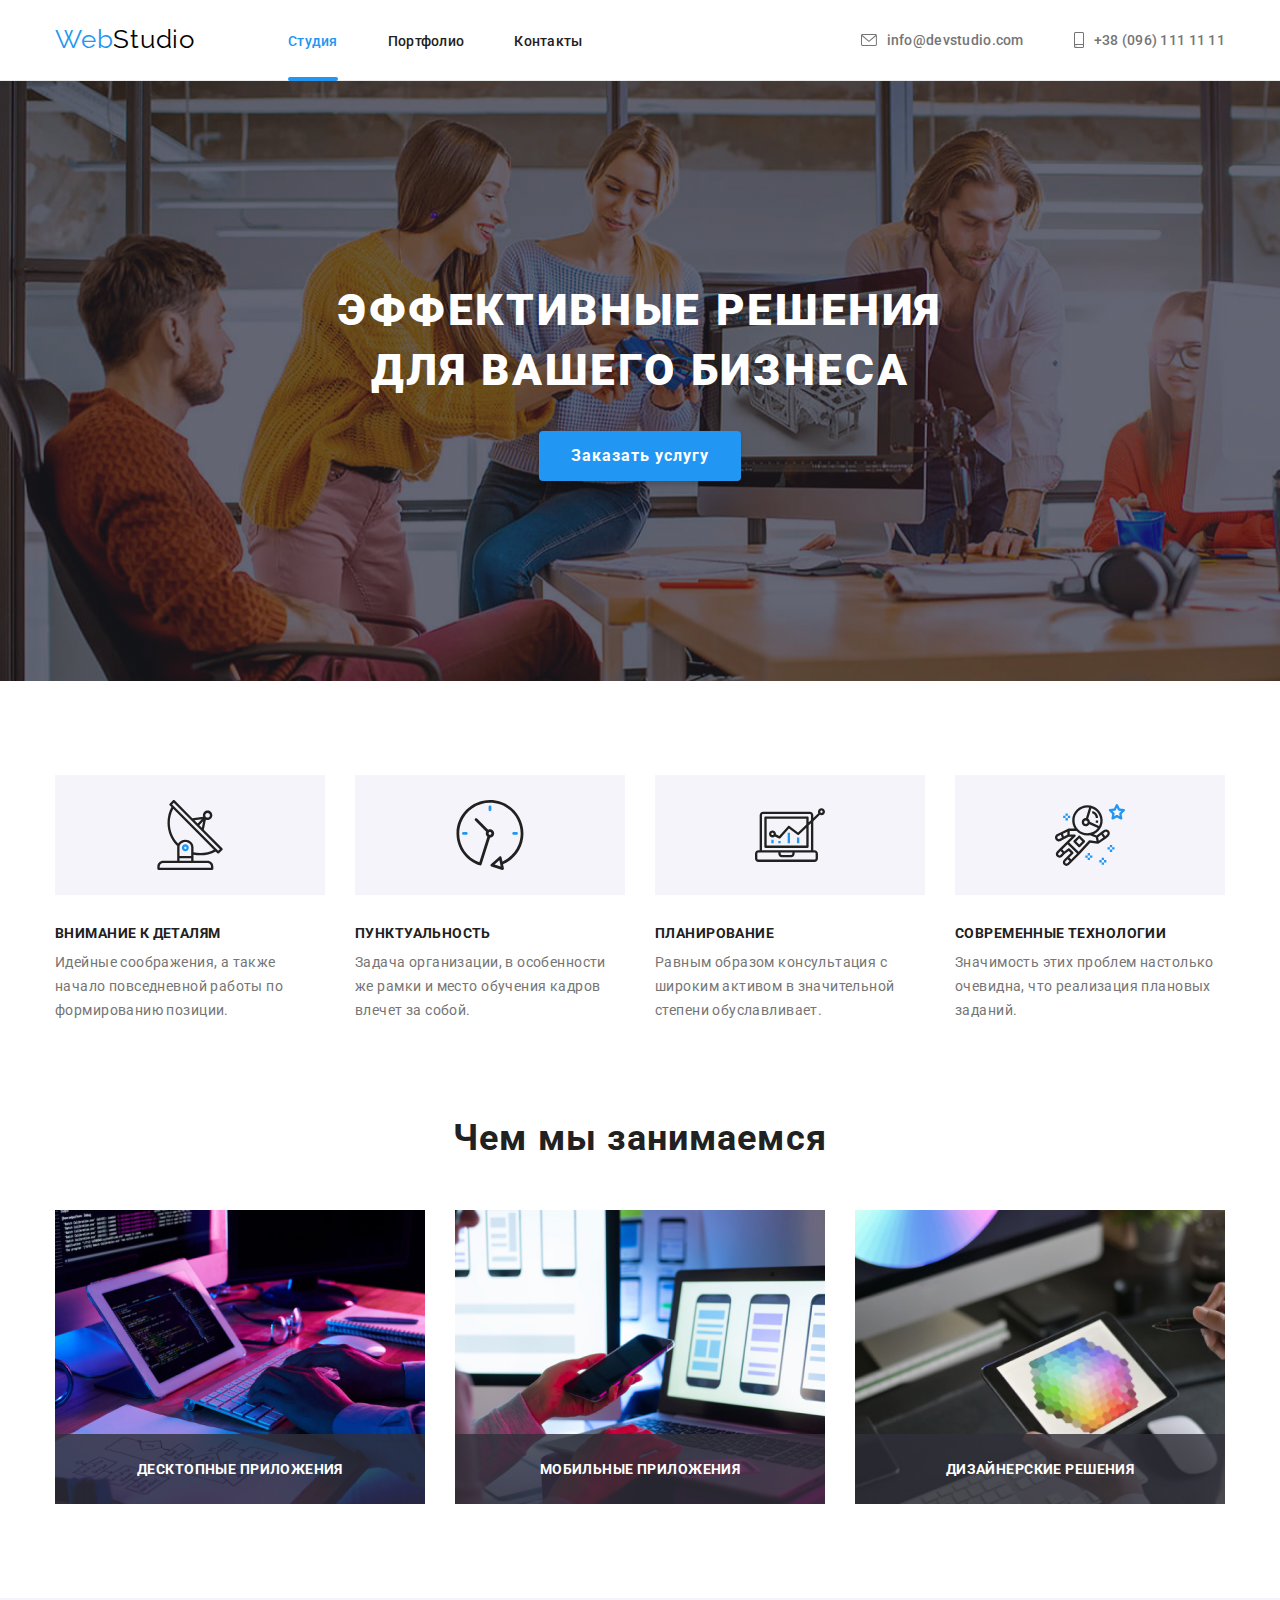
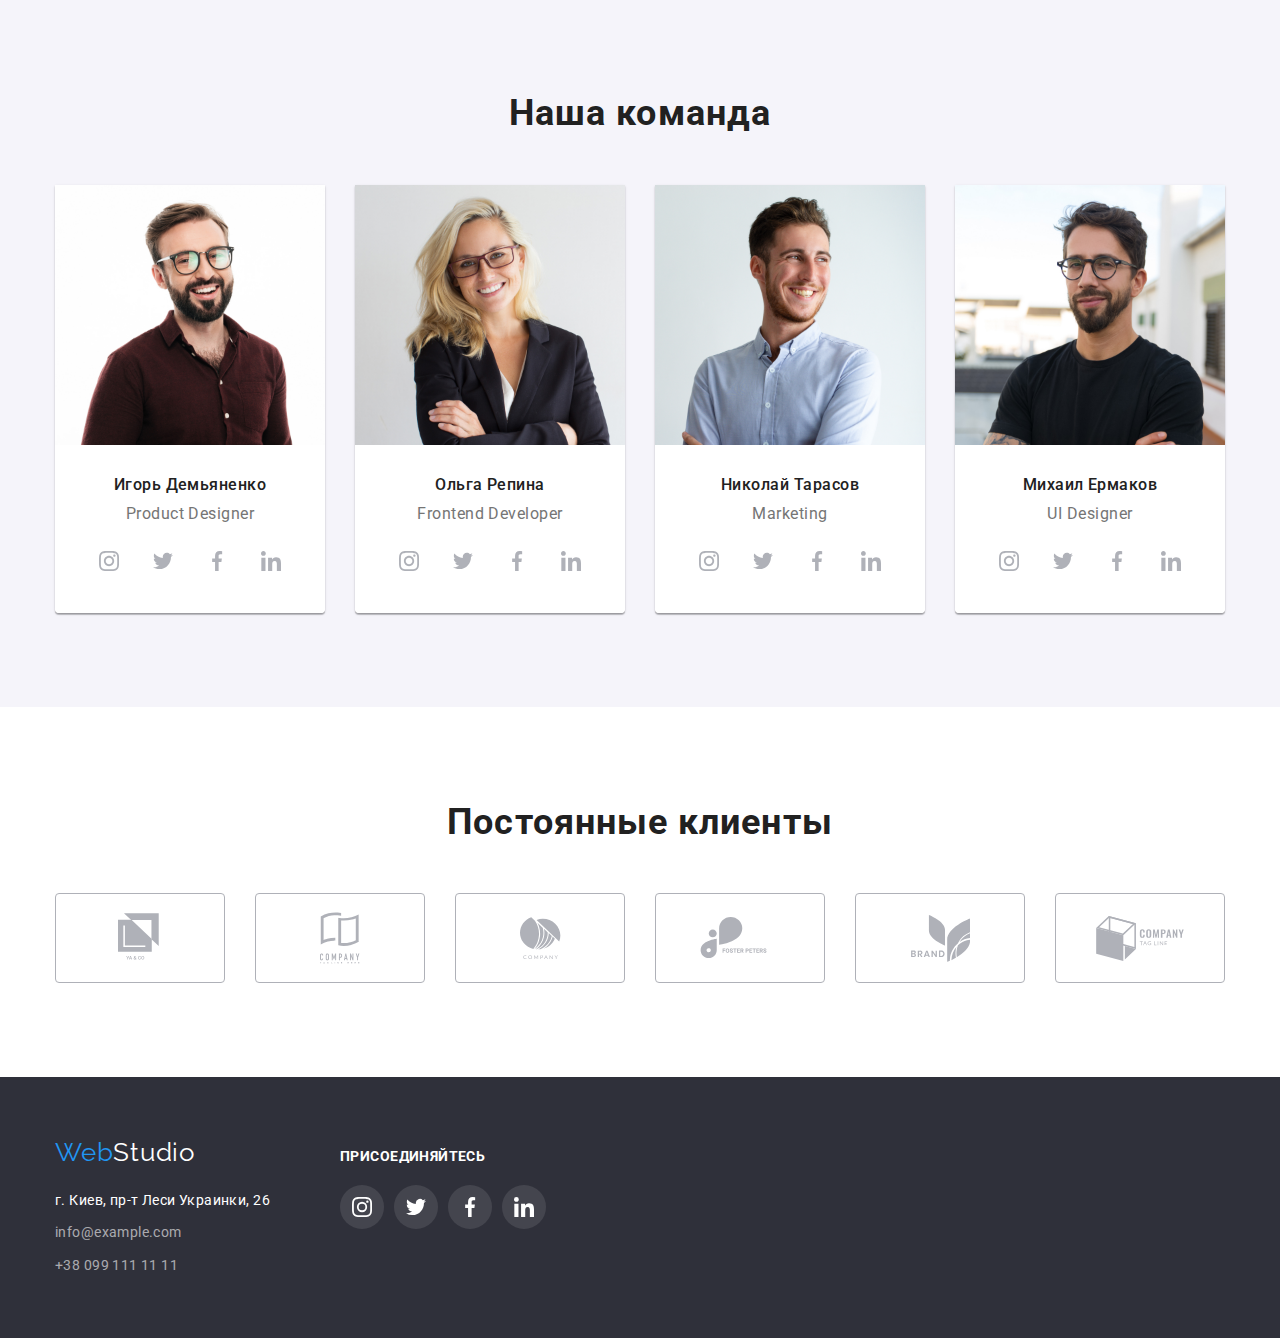
<file: index.html>
<!DOCTYPE html>
<html lang="ru">
<head>
    <meta charset="UTF-8">
    <meta name="viewport" content="width=device-width, initial-scale=1.0">
    <link href="./css/styles.css" rel="stylesheet">
    <!-- Google fonts -->
    <link rel="preconnect" href="https://fonts.gstatic.com">
    <link href="https://fonts.googleapis.com/css2?family=Raleway:wght@700&family=Roboto:wght@400;500;700;900&display=swap" 
        rel="stylesheet">
    <!-- Google fonts -->
    <title>WEB Studio | Studio Main Page</title>
</head>
<body>

    <header class="header">

        <div class="container">

            <div class="header-flex">

            <nav class="navigation-box">

                <a href="./index.html" class="logo">
                    <span class="logo-web">Web</span><span>Studio</span>
                </a>

                <ul class="pages-box">
                    <li class="pages-item active-page"><a href="./index.html" class="navigation-page page-active">Студия</a></li>
                    <li class="pages-item"><a href="./portfolio.html" class="navigation-page">Портфолио</a></li>
                    <li class="pages-item"><a href="#footer" class="navigation-page">Контакты</a></li>
                </ul>

            </nav>
                
            <ul class="contacts-box">

                <li class="contacts-item">
                    <a href="mailto:info@devstudio.com" class="header-contact">
                        <svg class="contacts-icon icon-envelope">
                            <use href="./images/symbol-defs.svg#envelope"></use>
                        </svg>
                        info@devstudio.com
                    </a>
                </li>

                <li class="contacts-item">
                    <a href="tel:+380961111111" class="header-contact">
                        <svg class="contacts-icon icon-smartphone">
                            <use href="./images/symbol-defs.svg#smartphone"></use>
                        </svg>
                        +38 (096) 111 11 11
                    </a>
                </li>

            </ul>

            </div>

        </div>

    </header>

    <main>

    <!-- hero block -->

        <section class="section hero-box">

                <div class="container">
                    
                    <h1 class="hero-title">Эффективные решения <br> для вашего бизнеса</h1>

                    <button type="button" class="hero-order-button" data-modal-open>Заказать услугу</button>
                    
                    <!-- Modal -->

                    <div class="backdrop is-hidden" data-modal>

                        <div class="modal">

                            <button class="modal-close" data-modal-close>
                                <svg class="modal-close-icon">
                                    <use href="./images/symbol-defs.svg#close-icon"></use>
                                </svg>
                            </button>

                        </div>
                        
                    </div>

                </div>

        </section>
        
    <!-- Qualitites -->

        <section class="section">

                <div class="container">

                    <ul class="qualities">

                        <li class="qualities-item">
                            <div class="qualities-icon-box">
                                <svg class="qualities-icon">
                                    <use href="./images/symbol-defs.svg#antenna-1"></use>
                                </svg>
                            </div>
                            <h3 class="qualities-title">Внимание к деталям</h3>
                            <p class="qualities-description">Идейные соображения, а также начало повседневной работы по формированию позиции.</p>
                        </li>
                        <li class="qualities-item">
                            <div class="qualities-icon-box">
                                <svg class="qualities-icon">
                                    <use href="./images/symbol-defs.svg#clock-1"></use>
                                </svg>
                            </div>
                            <h3 class="qualities-title">Пунктуальность</h3>
                            <p class="qualities-description">Задача организации, в особенности же рамки и место обучения кадров влечет за собой.</p>
                        </li>
                        <li class="qualities-item">
                            <div class="qualities-icon-box">
                                <svg class="qualities-icon">
                                    <use href="./images/symbol-defs.svg#diagram-1"></use>
                                </svg>
                            </div>
                            <h3 class="qualities-title">Планирование</h3>
                            <p class="qualities-description">Равным образом консультация с широким активом в значительной степени обуславливает.</p>
                        </li>
                        <li class="qualities-item">
                            <div class="qualities-icon-box">
                                <svg class="qualities-icon">
                                    <use href="./images/symbol-defs.svg#astronaut-1"></use>
                                </svg>
                            </div>
                            <h3 class="qualities-title">Современные технологии</h3>
                            <p class="qualities-description">Значимость этих проблем настолько очевидна, что реализация плановых заданий.</p>
                        </li>

                    </ul>

                </div>

            </section>

    <!-- What are we doing -->

            <section class="section services">

                <div class="container">

                    <h2 class="services-title">Чем мы занимаемся</h2>
                    
                    <ul class="services-list">

                        <li class="services-item">
                            <img src="images/box-1.jpg" alt="Дизайн" width="370">
                            <h3 class="service-label">Десктопные приложения</h3>
                        </li>

                        <li class="services-item">
                            <img src="images/box-2.jpg" alt="Разработка" width="370">
                            <h3 class="service-label">Мобильные приложения</h3>
                        </li>

                        <li class="services-item">
                            <img src="images/box-3.jpg" alt="Тестирование" width="370">
                            <h3 class="service-label">Дизайнерские решения</h3>
                        </li>

                    </ul>

                </div>

            </section>

    <!-- Our team -->

            <section class="section team-box">

                    <div class="container">

                        <h2 class="team-title">Наша команда</h2>

                        <ul class="team-list">

                            <li class="team-item">

                                <img src="images/teamcard-1.jpg" alt="Игорь Демьяненко Фото" width="270">

                                <div class="team-item-footer">

                                    <p class="member-name">Игорь Демьяненко</p>
                                    <p class="member-position">Product Designer</p>

                                    <ul class="team-social-list">

                                            <li class="team-social-item">
                                                <a href="#" class="team-social-link">
                                                    <svg class="team-social-icon">
                                                        <use href="./images/symbol-defs.svg#instagram"></use>
                                                    </svg>
                                                </a>
                                            </li>
                                            <li class="team-social-item">
                                                <a href="#" class="team-social-link">
                                                    <svg class="team-social-icon">
                                                        <use href="./images/symbol-defs.svg#twitter"></use>
                                                    </svg>
                                                </a>
                                            </li>
                                            <li class="team-social-item">
                                                <a href="#" class="team-social-link">
                                                    <svg class="team-social-icon">
                                                        <use href="./images/symbol-defs.svg#facebook"></use>
                                                    </svg>
                                                </a>
                                            </li>
                                            <li class="team-social-item">
                                                <a href="#" class="team-social-link">
                                                    <svg class="team-social-icon">
                                                        <use href="./images/symbol-defs.svg#linkedin"></use>
                                                    </svg>
                                                </a>
                                            </li>

                                    </ul>

                                </div>

                            </li>

                            <li class="team-item">

                                <img src="images/teamcard-2.jpg" alt="Ольга Репина Фото" width="270">

                                <div class="team-item-footer">

                                    <p class="member-name">Ольга Репина</p>
                                    <p class="member-position">Frontend Developer</p>

                                    <ul class="team-social-list">
                                    
                                        <li class="team-social-item">
                                            <a href="#" class="team-social-link">
                                                <svg class="team-social-icon">
                                                    <use href="./images/symbol-defs.svg#instagram"></use>
                                                </svg>
                                            </a>
                                        </li>
                                        <li class="team-social-item">
                                            <a href="#" class="team-social-link">
                                                <svg class="team-social-icon">
                                                    <use href="./images/symbol-defs.svg#twitter"></use>
                                                </svg>
                                            </a>
                                        </li>
                                        <li class="team-social-item">
                                            <a href="#" class="team-social-link">
                                                <svg class="team-social-icon">
                                                    <use href="./images/symbol-defs.svg#facebook"></use>
                                                </svg>
                                            </a>
                                        </li>
                                        <li class="team-social-item">
                                            <a href="#" class="team-social-link">
                                                <svg class="team-social-icon">
                                                    <use href="./images/symbol-defs.svg#linkedin"></use>
                                                </svg>
                                            </a>
                                        </li>
                                    
                                    </ul>

                                </div>

                            </li>

                            <li class="team-item">

                                <img src="images/teamcard-3.jpg" alt="Николай Тарасов Фото" width="270">

                                <div class="team-item-footer">

                                    <p class="member-name">Николай Тарасов</p>
                                    <p class="member-position">Marketing</p>

                                    <ul class="team-social-list">
                                    
                                        <li class="team-social-item">
                                            <a href="#" class="team-social-link">
                                                <svg class="team-social-icon">
                                                    <use href="./images/symbol-defs.svg#instagram"></use>
                                                </svg>
                                            </a>
                                        </li>
                                        <li class="team-social-item">
                                            <a href="#" class="team-social-link">
                                                <svg class="team-social-icon">
                                                    <use href="./images/symbol-defs.svg#twitter"></use>
                                                </svg>
                                            </a>
                                        </li>
                                        <li class="team-social-item">
                                            <a href="#" class="team-social-link">
                                                <svg class="team-social-icon">
                                                    <use href="./images/symbol-defs.svg#facebook"></use>
                                                </svg>
                                            </a>
                                        </li>
                                        <li class="team-social-item">
                                            <a href="#" class="team-social-link">
                                                <svg class="team-social-icon">
                                                    <use href="./images/symbol-defs.svg#linkedin"></use>
                                                </svg>
                                            </a>
                                        </li>
                                    
                                    </ul>

                                </div>

                            </li>

                            <li class="team-item">

                                <img src="images/teamcard-4.jpg" alt="Михаил Ермаков Фото" width="270">

                                <div class="team-item-footer">

                                    <p class="member-name">Михаил Ермаков</p>
                                    <p class="member-position">UI Designer</p>

                                    <ul class="team-social-list">
                                    
                                        <li class="team-social-item">
                                            <a href="#" class="team-social-link">
                                                <svg class="team-social-icon">
                                                    <use href="./images/symbol-defs.svg#instagram"></use>
                                                </svg>
                                            </a>
                                        </li>
                                        <li class="team-social-item">
                                            <a href="#" class="team-social-link">
                                                <svg class="team-social-icon">
                                                    <use href="./images/symbol-defs.svg#twitter"></use>
                                                </svg>
                                            </a>
                                        </li>
                                        <li class="team-social-item">
                                            <a href="#" class="team-social-link">
                                                <svg class="team-social-icon">
                                                    <use href="./images/symbol-defs.svg#facebook"></use>
                                                </svg>
                                            </a>
                                        </li>
                                        <li class="team-social-item">
                                            <a href="#" class="team-social-link">
                                                <svg class="team-social-icon">
                                                    <use href="./images/symbol-defs.svg#linkedin"></use>
                                                </svg>
                                            </a>
                                        </li>
                                    
                                    </ul>

                                </div>

                            </li>

                        </ul>

                    </div>

            </section>

    <!-- Regular Customers -->

            <section class="section">

                <div class="container">

                <h2 class="clients-title">Постоянные клиенты</h2>

                <ul class="clients-list">

                    <li class="clients-item">
                        <a href="#" class="clients-link">
                            <svg class="clients-icon logo-1">
                                <use href="./images/symbol-defs.svg#logo-1"></use>
                            </svg>
                        </a>
                    </li>

                    <li class="clients-item">
                        <a href="#" class="clients-link">
                            <svg class="clients-icon logo-2">
                                <use href="./images/symbol-defs.svg#logo-2"></use>
                            </svg>
                        </a>
                    </li>

                    <li class="clients-item">
                        <a href="#" class="clients-link">
                            <svg class="clients-icon logo-3">
                                <use href="./images/symbol-defs.svg#logo-3"></use>
                            </svg>
                        </a>
                    </li>

                    <li class="clients-item">
                        <a href="#" class="clients-link">
                            <svg class="clients-icon logo-4">
                                <use href="./images/symbol-defs.svg#logo-4"></use>
                            </svg>
                        </a>
                    </li>

                    <li class="clients-item">
                        <a href="#" class="clients-link">
                            <svg class="clients-icon logo-5">
                                <use href="./images/symbol-defs.svg#logo-5"></use>
                            </svg>
                        </a>
                    </li>

                    <li class="clients-item">
                        <a href="#" class="clients-link">
                            <svg class="clients-icon logo-6">
                                <use href="./images/symbol-defs.svg#logo-6"></use>
                            </svg>
                        </a>
                    </li>

                </ul>

                </div>

            </section>

    </main>

    <footer class="footer" id="footer">

        <div class="container footer-flex">
            
            <div class="footer-box">

                <a href="./index.html" class="logo">
                    <span class="logo-web">Web</span><span class="logo-studio">Studio</span>
                </a>

                <address class="footer-address">

                    <ul class="address-list">

                        <li class="address-item"><p class="physical-address">г. Киев, пр-т Леси Украинки, 26</p></li>

                        <li class="address-item"><a href="mailto:info@example.com" class="footer-contact">
                            info@example.com
                        </a></li>
                        <li class="address-item"><a href="tel:+380991111111" class="footer-contact">
                            +38 099 111 11 11
                        </a></li>

                    </ul>

                </address>

            </div>

            <div class="footer-box">

                <h2 class="join-us">присоединяйтесь</h2>
                
                <ul class="media-list">

                    <li><a href="#" class="media-item icon-instagram"></a></li>
                    <li><a href="#" class="media-item icon-twitter"></a></li>
                    <li><a href="#" class="media-item icon-facebook"></a></li>
                    <li><a href="#" class="media-item icon-linkedin"></a></li>

                </ul>

            </div>
        
        </div>

    </footer>

    <!-- Script -->

    <script src="./js/modal.js"></script>

</body>
</html>
</file>
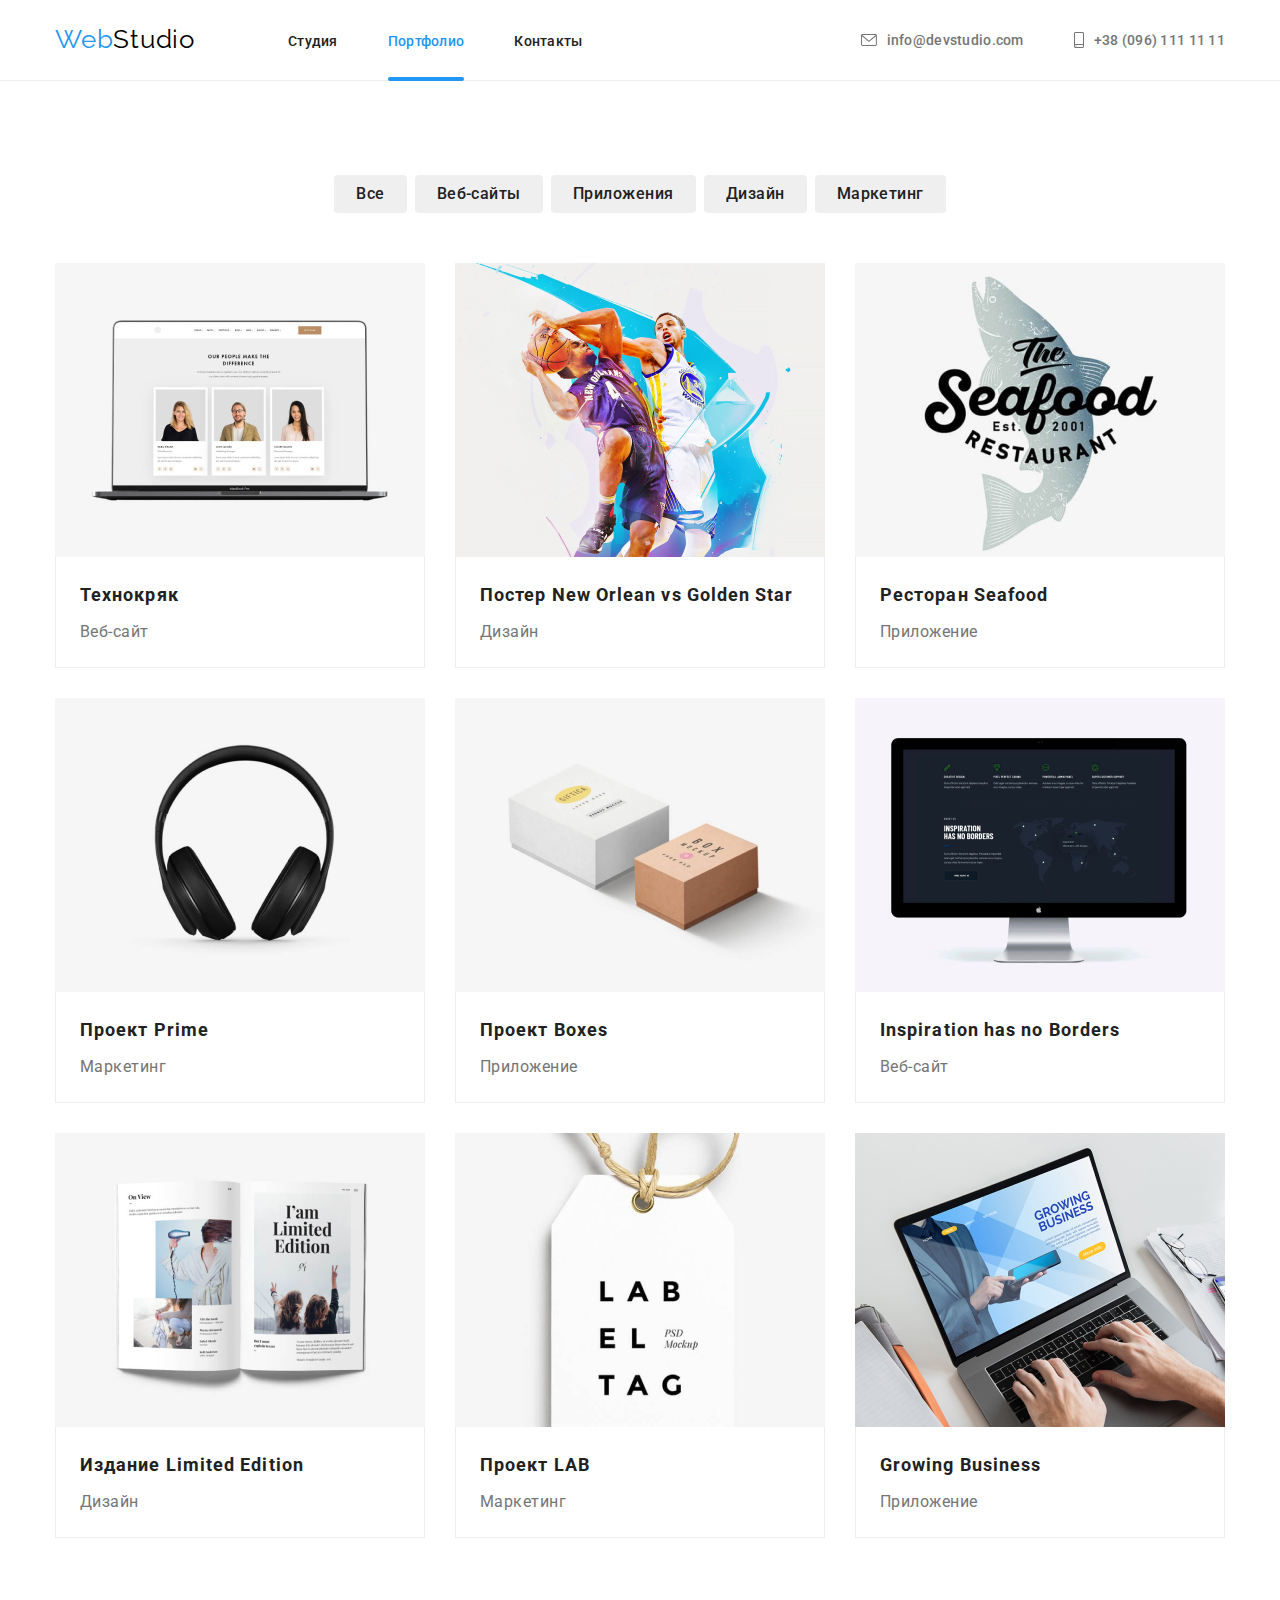
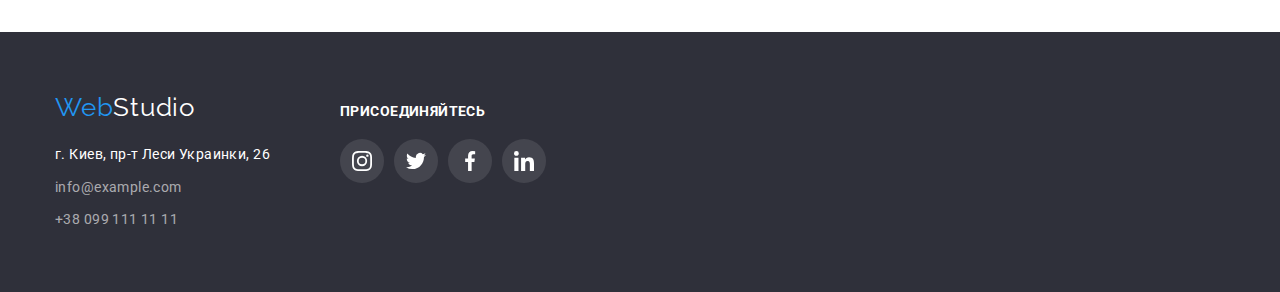
<file: portfolio.html>
<!DOCTYPE html>
<html lang="ru">
<head>
    <meta charset="UTF-8">
    <meta name="viewport" content="width=device-width, initial-scale=1.0">
    <link href="./css/styles.css" rel="stylesheet">
    <!-- Google fonts -->
    <link rel="preconnect" href="https://fonts.gstatic.com">
    <link href="https://fonts.googleapis.com/css2?family=Raleway:wght@700&family=Roboto:wght@400;500;700;900&display=swap"
        rel="stylesheet">
    <!-- Google fonts -->
    <title>Portfolio | Studio Portfolio</title>
</head>
<body>

    <header class="header">
    
        <div class="container">
    
            <div class="header-flex">
    
                <nav class="navigation-box">
    
                    <a href="./index.html" class="logo">
                        <span class="logo-web">Web</span><span>Studio</span>
                    </a>
    
                    <ul class="pages-box">
                        <li class="pages-item"><a href="./index.html" class="navigation-page">Студия</a></li>
                        <li class="pages-item active-page"><a href="./portfolio.html" class="navigation-page page-active">Портфолио</a></li>
                        <li class="pages-item"><a href="#footer" class="navigation-page">Контакты</a></li>
                    </ul>
    
                </nav>
    
                <ul class="contacts-box">
    
                    <li class="contacts-item">
                        <a href="mailto:info@devstudio.com" class="header-contact">
                            <svg class="contacts-icon icon-envelope">
                                <use href="./images/symbol-defs.svg#envelope"></use>
                            </svg>
                            info@devstudio.com
                        </a>
                    </li>
    
                    <li class="contacts-item">
                        <a href="tel:+380961111111" class="header-contact">
                            <svg class="contacts-icon icon-smartphone">
                                <use href="./images/symbol-defs.svg#smartphone"></use>
                            </svg>
                            +38 (096) 111 11 11
                        </a>
                    </li>
    
                </ul>
    
            </div>
    
        </div>
    
    </header>

    <main>

        <section class="section">

                <div class="container">

        <!-- Filters -->

            <ul class="filters-list">

                <li class="filters-item"><button type="button" class="filter-button">Все</button></li>
                <li class="filters-item"><button type="button" class="filter-button">Веб-сайты</button></li>
                <li class="filters-item"><button type="button" class="filter-button">Приложения</button></li>
                <li class="filters-item"><button type="button" class="filter-button">Дизайн</button></li>
                <li class="filters-item"><button type="button" class="filter-button">Маркетинг</button></li>

            </ul>

        <!-- Cards list -->

            <ul class="cards-list">

                <li class="cards-item">
                    <a href="#">
                        
                        <img src="./images/project-1.jpg" alt="Фото карточки" width="370">

                        <div class="card-overlay">
                            <p class="overlay-text">Технокряк это современная площадка распространения коронавируса. Компании используют эту
                                платформу для цифрового
                                шпионажа и атак на защищённые сервера конкурентов.</p>
                        </div>

                        <div class="card-item-footer">
                            <p class="card-title">Технокряк</p>
                            <p class="card-description">Веб-сайт</p>
                        </div>

                    </a>
                </li>

                <li class="cards-item">
                    <a href="#">

                        <img src="./images/project-2.jpg" alt="Фото карточки" width="370">

                        <div class="card-overlay">
                            <p class="overlay-text">Технокряк это современная площадка распространения коронавируса. Компании используют эту
                                платформу для цифрового
                                шпионажа и атак на защищённые сервера конкурентов.</p>
                        </div>

                        <div class="card-item-footer">
                        <p class="card-title">Постер New Orlean vs Golden Star</p>
                        <p class="card-description">Дизайн</p>
                        </div>

                    </a>
                </li>

                <li class="cards-item">
                    <a href="#">

                        <img src="./images/project-3.jpg" alt="Фото карточки" width="370">

                        <div class="card-overlay">
                            <p class="overlay-text">Технокряк это современная площадка распространения коронавируса. Компании используют эту
                                платформу для цифрового
                                шпионажа и атак на защищённые сервера конкурентов.</p>
                        </div>

                        <div class="card-item-footer">
                        <p class="card-title">Ресторан Seafood</p>
                        <p class="card-description">Приложение</p>
                        </div>

                    </a>
                </li>

                <li class="cards-item">
                    <a href="#">

                        <img src="./images/project-4.jpg" alt="Фото карточки" width="370">

                        <div class="card-overlay">
                            <p class="overlay-text">Технокряк это современная площадка распространения коронавируса. Компании используют эту
                                платформу для цифрового
                                шпионажа и атак на защищённые сервера конкурентов.</p>
                        </div>

                        <div class="card-item-footer">
                        <p class="card-title">Проект Prime</p>
                        <p class="card-description">Маркетинг</p>
                        </div>

                    </a>
                </li>

                <li class="cards-item">
                    <a href="#">

                        <img src="./images/project-5.jpg" alt="Фото карточки" width="370">

                        <div class="card-overlay">
                            <p class="overlay-text">Технокряк это современная площадка распространения коронавируса. Компании используют эту
                                платформу для цифрового
                                шпионажа и атак на защищённые сервера конкурентов.</p>
                        </div>

                        <div class="card-item-footer">
                        <p class="card-title">Проект Boxes</p>
                        <p class="card-description">Приложение</p>
                        </div>

                    </a>
                </li>

                <li class="cards-item">
                    <a href="#">

                        <img src="./images/project-6.jpg" alt="Фото карточки" width="370">

                        <div class="card-overlay">
                            <p class="overlay-text">Технокряк это современная площадка распространения коронавируса. Компании используют эту
                                платформу для цифрового
                                шпионажа и атак на защищённые сервера конкурентов.</p>
                        </div>

                        <div class="card-item-footer">
                        <p class="card-title">Inspiration has no Borders</p>
                        <p class="card-description">Веб-сайт</p>
                        </div>

                    </a>
                </li>

                <li class="cards-item">
                    <a href="#">
                        
                        <img src="./images/project-7.jpg" alt="Фото карточки" width="370">

                        <div class="card-overlay">
                            <p class="overlay-text">Технокряк это современная площадка распространения коронавируса. Компании используют эту
                                платформу для цифрового
                                шпионажа и атак на защищённые сервера конкурентов.</p>
                        </div>

                        <div class="card-item-footer">
                        <p class="card-title">Издание Limited Edition</p>
                        <p class="card-description">Дизайн</p>
                        </div>

                    </a>
                </li>

                <li class="cards-item">
                    <a href="#">

                        <img src="./images/project-8.jpg" alt="Фото карточки" width="370">

                        <div class="card-overlay">
                            <p class="overlay-text">Технокряк это современная площадка распространения коронавируса. Компании используют эту
                                платформу для цифрового
                                шпионажа и атак на защищённые сервера конкурентов.</p>
                        </div>

                        <div class="card-item-footer">
                        <p class="card-title">Проект LAB</p>
                        <p class="card-description">Маркетинг</p>
                        </div>

                    </a>
                </li>

                <li class="cards-item">
                    <a href="#">

                        <img src="./images/project-9.jpg" alt="Фото карточки" width="370">

                        <div class="card-overlay">
                            <p class="overlay-text">Технокряк это современная площадка распространения коронавируса. Компании используют эту
                                платформу для цифрового
                                шпионажа и атак на защищённые сервера конкурентов.</p>
                        </div>

                        <div class="card-item-footer">
                        <p class="card-title">Growing Business</p>
                        <p class="card-description">Приложение</p>
                        </div>

                    </a>
                </li>
                
            </ul>

            </div>

        </section>

    </main>

    <footer class="footer" id="footer">
    
        <div class="container footer-flex">
    
            <div class="footer-box">
    
                <a href="./index.html" class="logo">
                    <span class="logo-web">Web</span><span class="logo-studio">Studio</span>
                </a>
    
                <address class="footer-address">
    
                    <ul class="address-list">
    
                        <li class="address-item">
                            <p class="physical-address">г. Киев, пр-т Леси Украинки, 26</p>
                        </li>
    
                        <li class="address-item"><a href="mailto:info@example.com" class="footer-contact">
                                info@example.com
                            </a></li>
                        <li class="address-item"><a href="tel:+380991111111" class="footer-contact">
                                +38 099 111 11 11
                            </a></li>
    
                    </ul>
    
                </address>
    
            </div>
    
            <div class="footer-box">
    
                <h2 class="join-us">присоединяйтесь</h2>
    
                <ul class="media-list">
    
                    <li><a href="#" class="media-item icon-instagram"></a></li>
                    <li><a href="#" class="media-item icon-twitter"></a></li>
                    <li><a href="#" class="media-item icon-facebook"></a></li>
                    <li><a href="#" class="media-item icon-linkedin"></a></li>
    
                </ul>
    
            </div>
    
        </div>
    
    </footer>

</body>
</html>
</file>
<file: css/styles.css>
:root {
  --studio-prime-color: #2196f3;
  --main-dark-color: #212121;
  --gray-color: #757575;
  --icons-gray: #afb1b8;
}

* {
  box-sizing: border-box;
}

body {
  color: #000;
  font-family: 'Roboto', sans-serif;
  margin: 0;
}
ul {
  margin: 0;
  padding: 0;
  list-style: none;
}
button {
  font-family: inherit;
}
img {
  display: block;
}

.section {
  padding: 94px 0 94px 0;
}

/* Main container style */

.container {
  width: 1200px;
  margin: 0 auto;
  padding: 0 15px;
}

/* Header */

.header {
  border-bottom: 1px solid #ececec;
  /* min-height: 80px; */
}
.header-flex {
  display: flex;
  height: 80px;
}
/* Logo */

.logo {
  font-size: 26px;
  color: #000;
  text-decoration: none;
  font-family: 'Raleway', sans-serif;
  letter-spacing: 0.03em;
  line-height: 1.2;
}
.logo-web {
  color: var(--studio-prime-color);
}
.logo-studio {
  color: #fff;
}

/* Site navigation */

.navigation-box {
  align-items: center;
  display: flex;
}
.pages-box {
  margin-left: 93px;
  display: flex;
}
.pages-item:not(:first-child) {
  margin-left: 50px;
}


.pages-item {
  position: relative;
}
.pages-item::after {
  content: '';
  display: flex;
  opacity: 0;
  background: var(--studio-prime-color);
  border-radius: 2px;
  width: 100%;
  height: 4px;
  margin-top: 27px;
  position: absolute;

  transition-property: opacity;
  transition-duration: 250ms;
  transition-timing-function: cubic-bezier(0.4, 0, 0.2, 1);
}
.pages-item:hover::after,
.pages-item:focus::after {
  opacity: 1;
}
.active-page::after {
  opacity: 1;
}

.navigation-page {
  color: var(--main-dark-color);
  font-weight: 500;
  font-size: 14px;
  text-decoration: none;
  letter-spacing: 0.02em;
  line-height: 1.15;
  padding: 15px 0;

  transition-property: color;
  transition-duration: 250ms;
  transition-timing-function: cubic-bezier(0.4, 0, 0.2, 1);
}
.navigation-page:hover,
.navigation-page:focus {
  color: var(--studio-prime-color);
}
.page-active {
  color: var(--studio-prime-color);
}

/* Header contacts */

.contacts-box {
  margin-left: auto;
  display: flex;
  align-items: center;
}
.contacts-item:not(:first-child) {
  margin-left: 50px;
}
.header-contact {
  display: flex;
  color: var(--gray-color);
  fill: var(--gray-color);
  font-weight: 500;
  font-size: 14px;
  text-decoration: none;
  letter-spacing: 0.02em;
  line-height: 1.15;
  padding: 10px 0 10px 0;
  align-items: center;

  transition-property: color, fill;
  transition-duration: 250ms;
  transition-timing-function: cubic-bezier(0.4, 0, 0.2, 1);
}
.header-contact:hover,
.header-contact:focus {
  color: var(--studio-prime-color);
  fill: var(--studio-prime-color);
}

.contacts-icon {
  margin-right: 10px;
}
.icon-envelope {
  width: 16px;
  height: 12px;
}
.icon-smartphone {
  width: 10px;
  height: 16px;
}

/* Hero */

.hero-box {
  background: linear-gradient(rgba(47, 48, 58, 0.4), rgba(47, 48, 58, 0.4)),
    url(../images/hero-bg.jpg);
  background-color: #2f303a;
  text-align: center;
  display: flex;
  align-items: center;
  padding: 200px 0;
}
.hero-title {
  line-height: 1.36;
  font-size: 44px;
  font-weight: 900;
  color: #fff;
  text-transform: uppercase;
  letter-spacing: 0.06em;
  margin: 0;
  margin-bottom: 30px;
}
.hero-order-button {
  display: inline-block;

  cursor: pointer;
  font-size: 16px;
  font-weight: 700;
  line-height: 1.875;
  color: #fff;
  text-decoration: none;
  letter-spacing: 0.06em;
  background-color: var(--studio-prime-color);
  box-shadow: 0px 4px 4px rgba(0, 0, 0, 0.15);
  border-radius: 4px;
  border: none;
  padding: 10px 32px;
  

  transition-property: background;
  transition-duration: 250ms;
  transition-timing-function: cubic-bezier(0.4, 0, 0.2, 1);
}
.hero-order-button:hover,
.hero-order-button:focus {
  background: #188ce8;
}

/* Modal */

.backdrop {
  position: fixed;
  top: 0;
  left: 0;
  width: 100%;
  height: 100%;
  background: rgba(0, 0, 0, 0.2);
  z-index: 2;
}
.backdrop.is-hidden {
  opacity: 0;
  pointer-events: none;
}

.modal {
  position: absolute;
  top: 50%;
  left: 50%;
  transform: translate(-50%, -50%);

  width: 528px;
  height: 581px;
  padding: 8px;

  background: #FFFFFF;
  box-shadow: 0px 1px 3px rgba(0, 0, 0, 0.12), 0px 1px 1px rgba(0, 0, 0, 0.14), 0px 2px 1px rgba(0, 0, 0, 0.2);
  border-radius: 4px;
}
.modal-close {
  position: absolute;
  top: 8px;
  right: 8px;
  display: flex;
  justify-content: center;
  align-items: center;

  width: 30px;
  height: 30px;
  border-radius: 50%;

  background: #FFFFFF;
  border: 1px solid rgba(0, 0, 0, 0.1);
  cursor: pointer;
}

.modal-close-icon {
  width: 18px;
  height: 18px;

  fill: #000;

  transition-duration: 250ms;
  transition-timing-function: cubic-bezier(0.4, 0, 0.2, 1);
}
.modal-close:hover .modal-close-icon {
  transform: rotate(90deg);
}


/* Qualities list */

.qualities {
  display: flex;
  flex-wrap: wrap;
}
.qualities-item {
  width: 270px;
}

.qualities-icon-box {
  display: flex;
  height: 120px;
  background-color: #f5f4fa;
  margin-bottom: 30px;
  background-size: 70px;
  align-items: center;
  justify-content: center;
}
.qualities-icon {
  width: 70px;
  height: 70px;
}


.qualities-item:not(:last-child) {
  margin-right: 30px;
}
.qualities-title {
  font-size: 14px;
  font-weight: 700;
  color: var(--main-dark-color);
  line-height: 1.2;
  letter-spacing: 0.03em;
  text-transform: uppercase;
  margin: 0;
  margin-bottom: 10px;
}
.qualities-description {
  font-size: 14px;
  color: var(--gray-color);
  line-height: 1.7;
  letter-spacing: 0.03em;
  margin: 0;
}

/* What are we doing block */

.services {
  padding-top: 0;
}
.services-title {
  font-weight: 700;
  font-size: 36px;
  line-height: 1.2;
  text-align: center;
  letter-spacing: 0.03em;
  color: var(--main-dark-color);
  margin-bottom: 50px;
  margin-top: 0;
}
.services-list {
  display: flex;
}

.services-item:not(:last-child) {
  margin-right: 30px;
}

.services-item {
  position: relative;
  overflow: hidden;
  z-index: 1;
}
.service-label {
  font-style: normal;
  font-weight: bold;
  font-size: 14px;
  line-height: 1.15;
  text-align: center;
  letter-spacing: 0.03em;
  text-transform: uppercase;
  margin: 0;
  color: #FFFFFF;

  position: absolute;
  bottom: 0;
  left: 0;
  right: 0;
  padding: 27px 0; 

  background: rgba(47, 48, 58, 0.8);

  
}

/* Our team */

.team-box {
  background-color: #f5f4fa;
}

.team-title {
  font-weight: 700;
  font-size: 36px;
  line-height: 1.2;
  text-align: center;
  letter-spacing: 0.03em;
  color: var(--main-dark-color);
  margin: 0;
}

.team-list {
  display: flex;
  margin-top: 50px;
}
.team-item {
  box-shadow: 0px 1px 3px rgba(0, 0, 0, 0.12), 0px 1px 1px rgba(0, 0, 0, 0.14),
    0px 2px 1px rgba(0, 0, 0, 0.2);
  border-radius: 0px 0px 4px 4px;
}
.team-item:not(:last-child) {
  margin-right: 30px;
}
.team-item-footer {
  background-color: #fff;
  padding: 30px 0 30px 0;
  text-align: center;
  border-bottom-left-radius: 4px;
  border-bottom-right-radius: 4px;
}
.member-name {
  font-weight: 500;
  font-size: 16px;
  line-height: 1.2;
  letter-spacing: 0.03em;
  color: var(--main-dark-color);
  margin: 0;
}
.member-position {
  font-size: 16px;
  line-height: 19px;
  letter-spacing: 0.03em;
  color: var(--gray-color);
  margin: 10px 0 0 0;
}

.team-social-list {
  display: flex;
  justify-content: center;
  margin-top: 16px;
}
.team-social-link {
  display: flex;
  width: 44px;
  height: 44px;
  border-radius: 50%;
  justify-content: center;
  align-items: center;
  fill: var(--icons-gray);

  transition-property: background-color, fill;
  transition-duration: 250ms;
  transition-timing-function: cubic-bezier(0.4, 0, 0.2, 1);
}
.team-social-item:not(:last-child) {
  margin-right: 10px;
}

.team-social-link:hover,
.team-social-link:focus {
  background-color: var(--studio-prime-color);
  fill: #fff;
}

.team-social-icon {
  width: 20px;
  height: 20px;
}

/* Regular customers */

.clients-title {
  color: var(--main-dark-color);
  font-weight: bold;
  font-size: 36px;
  line-height: 42px;
  text-align: center;
  letter-spacing: 0.03em;
  margin: 0;
  margin-bottom: 50px;
}

.clients-list {
  display: flex;
  justify-content: center;
}

/* .clients-item {
  display: flex;
  justify-content: center;
  align-items: center;
  width: 170px;
  height: 90px;
  border: 1px solid var(--icons-gray);
  border-radius: 4px;
} */

.clients-item:not(:last-child) {
  margin-right: 30px;
}

.clients-link {
  display: flex;
  justify-content: center;
  align-items: center;
  width: 170px;
  height: 90px;
  border: 1px solid var(--icons-gray);
  border-radius: 4px;
  fill: var(--icons-gray);

  transition-property: border, fill;
  transition-duration: 250ms;
  transition-timing-function: cubic-bezier(0.4, 0, 0.2, 1);
}
.clients-link:hover,
.clients-link:focus {
  border: 1px solid var(--studio-prime-color);
  fill: var(--studio-prime-color);
}

/* .clients-icon {
  fill: var(--icons-gray);
} */

.logo-1 {
  width: 45px;
  height: 50px;
}
.logo-2 {
  width: 40px;
  height: 52px;
}
.logo-3 {
  width: 41px;
  height: 42.6px;
}
.logo-4 {
  width: 80px;
  height: 42px;
}
.logo-5 {
  width: 59px;
  height: 47px;
}
.logo-6 {
  width: 88.5px;
  height: 45.5px;
}

/* Portfolio page */

/* Filters */

.filters-list {
  display: flex;
  justify-content: center;
}
.filters-item:not(:last-child) {
  margin-right: 8px;
}
.filter-button {
  font-weight: 500;
  font-size: 16px;
  line-height: 1.6;
  text-align: center;
  letter-spacing: 0.03em;
  color: var(--main-dark-color);
  border: none;
  border-radius: 4px;
  padding: 6px 22px;

  transition-property: color, background-color, box-shadow;
  transition-duration: 250ms;
  transition-timing-function: cubic-bezier(0.4, 0, 0.2, 1);
}
.filter-button:hover,
.filter-button:focus {
  color: #fff;
  background-color: var(--studio-prime-color);
  box-shadow: 0px 3px 1px rgba(0, 0, 0, 0.1), 0px 1px 2px rgba(0, 0, 0, 0.08),
    0px 2px 2px rgba(0, 0, 0, 0.12);
}

/* Cards list */

.cards-list {
  display: flex;
  flex-wrap: wrap;
  margin-top: 50px;
}
.cards-list a {
  text-decoration: none;
}

.cards-item {
  margin-right: 30px;
  margin-bottom: 30px;

  position: relative;
  overflow: hidden;

  transition-property: box-shadow;
  transition-duration: 250ms;
  transition-timing-function: cubic-bezier(0.4, 0, 0.2, 1);
}
.cards-item:hover,
.cards-item:focus {
  box-shadow: 0px 1px 1px rgba(0, 0, 0, 0.12), 0px 4px 4px rgba(0, 0, 0, 0.06),
    1px 4px 6px rgba(0, 0, 0, 0.16);
}

.cards-item:nth-child(3n) {
  margin-right: 0;
}
.cards-item:nth-child(n + 7) {
  margin-bottom: 0;
}

.card-overlay {
  position: absolute;
  top: 0;
  bottom: 110px;
  left: 0;
  padding: 63px 24px;

  background: rgba(33, 150, 243, 0.9);

  transform: translatey(100%);
  transition-duration: 250ms;
  transition-timing-function: cubic-bezier(0.4, 0, 0.2, 1);

}
.overlay-text {
  font-size: 18px;
  line-height: 1.56;
  letter-spacing: 0.03em;
  margin: 0;
  color: #FFFFFF;
}
.cards-item:hover .card-overlay,
.cards-item:focus .card-overlay{
  transform: translatey(0);
}


.card-title {
  font-weight: 700;
  font-size: 18px;
  line-height: 2;
  letter-spacing: 0.06em;
  color: var(--main-dark-color);
  margin: 0;
}
.card-description {
  font-size: 16px;
  line-height: 1.875;
  letter-spacing: 0.03em;
  color: var(--gray-color);
  margin: 4px 0 0 0;
}

.card-item-footer {
  position: relative;
  background-color: #fff;
  border: 1px solid #eee;
  border-top: none;
  padding: 20px 24px;
}

/* Footer */

.footer {
  background-color: #2f303a;
  display: flex;
  padding-bottom: 60px;
  padding-top: 60px;
}
.footer-flex {
  display: flex;
  align-items: baseline;
}
.footer-box:not(:last-child) {
  margin-right: 70px;
}

/* Footer address and contacts */

.footer-address {
  margin-top: 20px;
}
.address-item:not(:first-child) {
  margin-top: 9px;
}
.footer-contact {
  color: rgba(255, 255, 255, 0.6);
  font-size: 14px;
  font-style: normal;
  text-decoration: none;
  line-height: 1.7;
  letter-spacing: 0.03em;
}
.physical-address {
  margin: 0;
  color: #fff;
  font-size: 14px;
  font-style: normal;
  line-height: 1.7;
  letter-spacing: 0.03em;
}

/* Social media */

.join-us {
  font-weight: bold;
  font-style: normal;
  font-size: 14px;
  line-height: 1.15;
  letter-spacing: 0.03em;
  text-transform: uppercase;
  color: #ffffff;
  margin: 0;
  margin-bottom: 20px;
}

.media-list {
  display: flex;
}

.media-item {
  display: block;
  width: 44px;
  height: 44px;
  background-color: rgba(255, 255, 255, 0.1);
  background-size: 20px;
  background-repeat: no-repeat;
  background-position: center;
  border-radius: 50%;

  transition-property: background-color;
  transition-duration: 250ms;
  transition-timing-function: cubic-bezier(0.4, 0, 0.2, 1);
}

.media-item:hover,
.media-item:focus {
  background-color: var(--studio-prime-color);
}
.icon-instagram {
  background-image: url(../images/media-icons/instagram.svg);
  margin-right: 10px;
}
.icon-twitter {
  background-image: url(../images/media-icons/twitter.svg);
  margin-right: 10px;
}
.icon-facebook {
  background-image: url(../images/media-icons/facebook.svg);
  margin-right: 10px;
}
.icon-linkedin {
  background-image: url(../images/media-icons/linkedin.svg);
}
</file>
